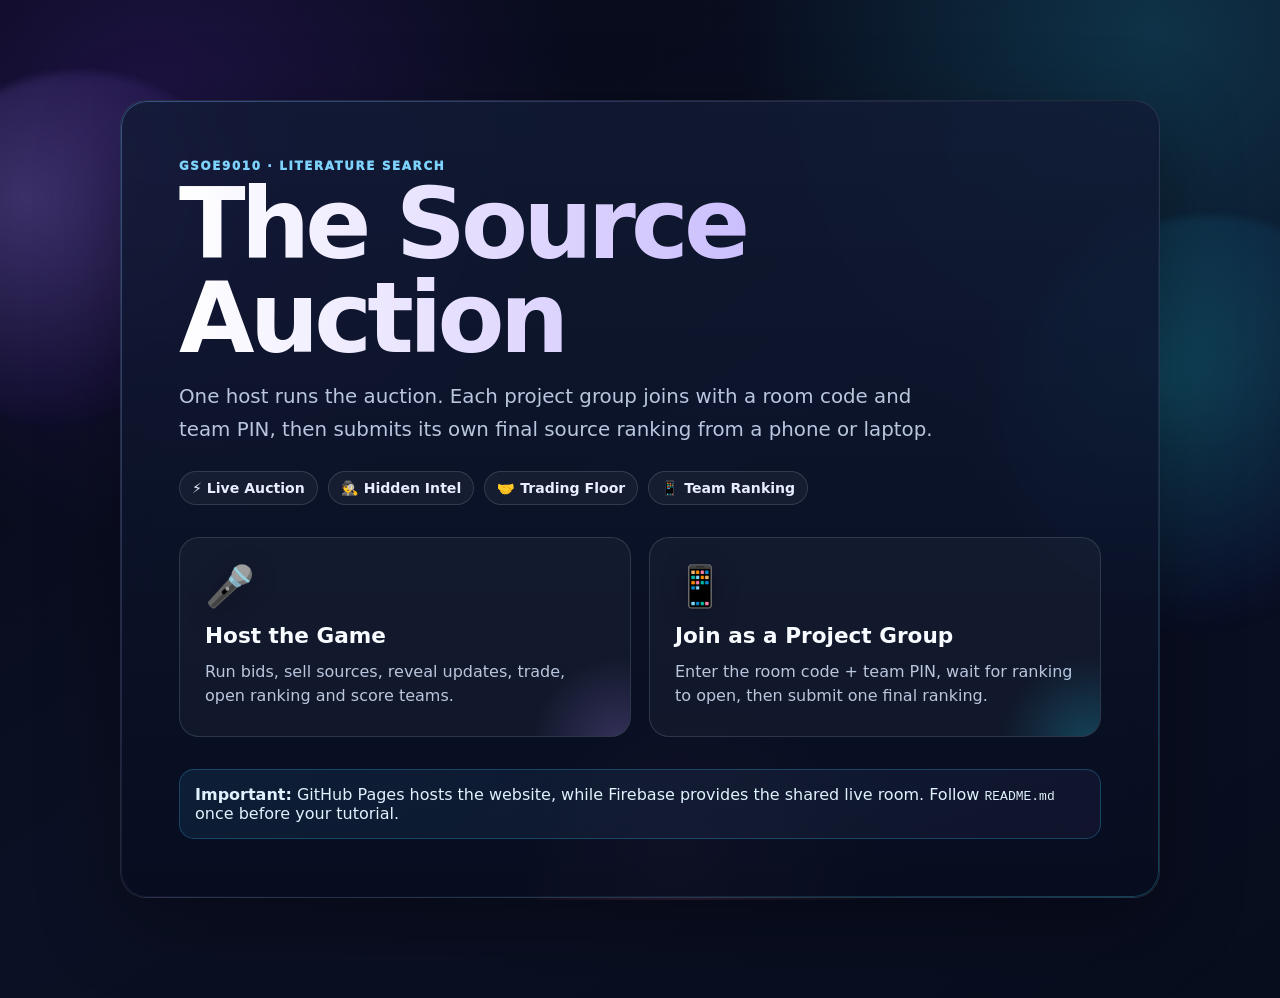
<file: index.html>
<!DOCTYPE html>
<html lang="en">
<head>
  <meta charset="UTF-8" />
  <meta name="viewport" content="width=device-width, initial-scale=1.0" />
  <title>The Source Auction</title>
  <link rel="stylesheet" href="styles.css" />
</head>
<body>
  <div class="ambient-bg" aria-hidden="true">
    <span class="orb orb-1"></span>
    <span class="orb orb-2"></span>
    <span class="orb orb-3"></span>
    <span class="grid-glow"></span>
  </div>
  <main class="landing">
    <section class="hero-card">
      <p class="eyebrow">GSOE9010 · Literature Search</p>
      <h1>The Source Auction</h1>
      <p class="hero-copy">
        One host runs the auction. Each project group joins with a room code and team PIN,
        then submits its own final source ranking from a phone or laptop.
      </p>

      <div class="feature-chips" aria-label="Game features">
        <span>⚡ Live Auction</span>
        <span>🕵️ Hidden Intel</span>
        <span>🤝 Trading Floor</span>
        <span>📱 Team Ranking</span>
      </div>

      <div class="role-grid">
        <a class="role-card host-role" href="host.html">
          <span class="role-icon">🎤</span>
          <strong>Host the Game</strong>
          <span>Run bids, sell sources, reveal updates, trade, open ranking and score teams.</span>
        </a>
        <a class="role-card team-role" href="team.html">
          <span class="role-icon">📱</span>
          <strong>Join as a Project Group</strong>
          <span>Enter the room code + team PIN, wait for ranking to open, then submit one final ranking.</span>
        </a>
      </div>

      <div class="info-box">
        <strong>Important:</strong> GitHub Pages hosts the website, while Firebase provides the shared live room.
        Follow <code>README.md</code> once before your tutorial.
      </div>
    </section>
  </main>
</body>
</html>
</file>
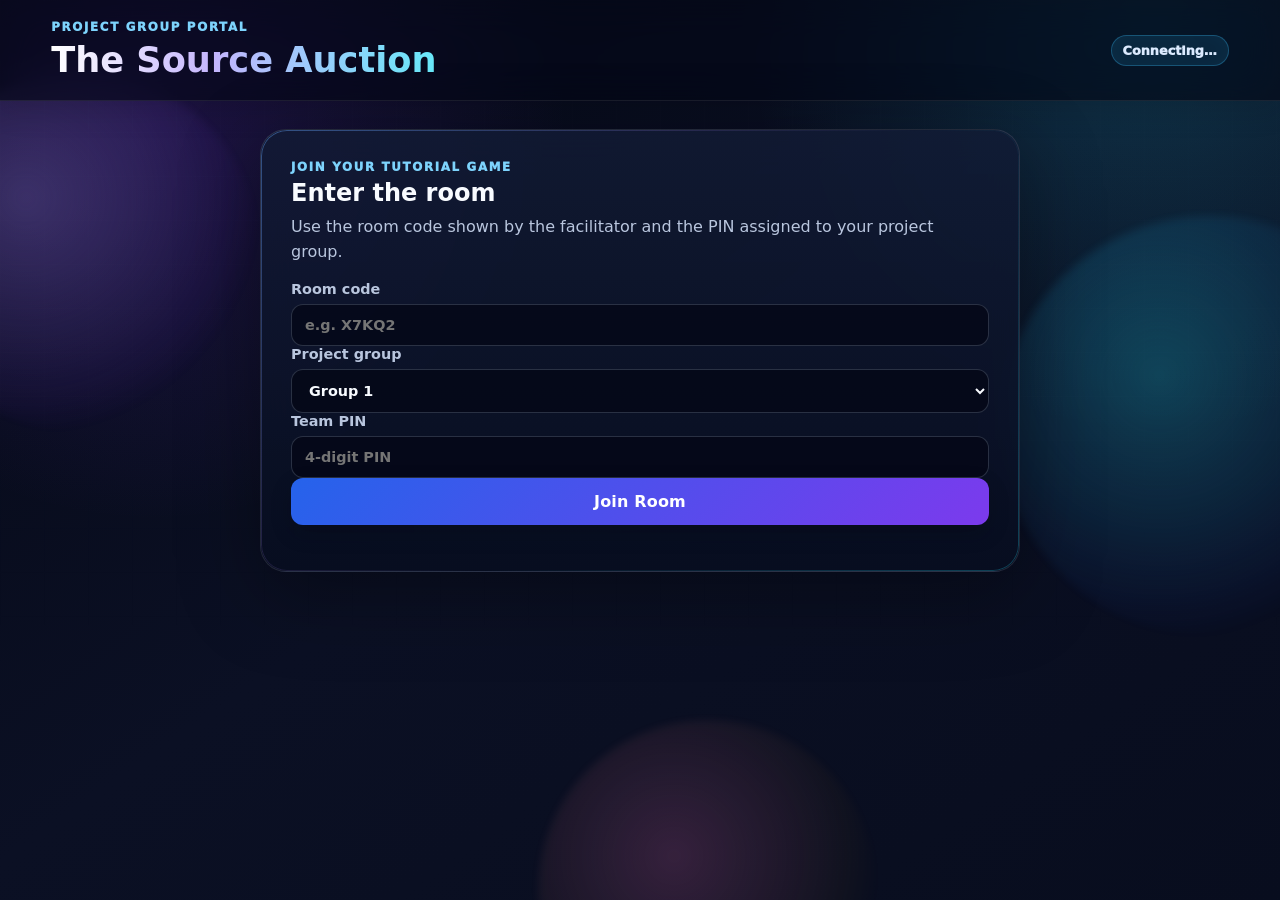
<file: team.html>
<!DOCTYPE html>
<html lang="en">
<head>
  <meta charset="UTF-8" />
  <meta name="viewport" content="width=device-width, initial-scale=1.0" />
  <title>Team · The Source Auction</title>
  <link rel="stylesheet" href="styles.css" />
</head>
<body>
  <div class="ambient-bg" aria-hidden="true">
    <span class="orb orb-1"></span>
    <span class="orb orb-2"></span>
    <span class="orb orb-3"></span>
    <span class="grid-glow"></span>
  </div>
  <header class="topbar compact-topbar">
    <div>
      <p class="eyebrow">Project Group Portal</p>
      <h1>The Source Auction</h1>
    </div>
    <span id="teamConnectionBadge" class="pill">Connecting…</span>
  </header>

  <main class="team-shell">
    <section id="joinPanel" class="panel mobile-panel">
      <p class="kicker">Join your tutorial game</p>
      <h2>Enter the room</h2>
      <p class="muted">Use the room code shown by the facilitator and the PIN assigned to your project group.</p>

      <label>Room code
        <input id="joinRoomCode" maxlength="6" autocomplete="off" placeholder="e.g. X7KQ2" />
      </label>
      <label>Project group
        <select id="joinTeamId">
          <option value="1">Group 1</option>
          <option value="2">Group 2</option>
          <option value="3">Group 3</option>
          <option value="4">Group 4</option>
          <option value="5">Group 5</option>
          <option value="6">Group 6</option>
        </select>
      </label>
      <label>Team PIN
        <input id="joinPin" type="password" inputmode="numeric" maxlength="4" placeholder="4-digit PIN" />
      </label>

      <button id="joinRoomBtn" class="btn btn-primary btn-large full">Join Room</button>
      <p id="joinMessage" class="status-text"></p>
    </section>

    <section id="teamRoom" class="hidden">
      <section class="panel mobile-panel team-header-card">
        <div>
          <p class="kicker">Connected</p>
          <h2 id="joinedTeamName">Project Group</h2>
          <p>Room <strong id="joinedRoomCode">—</strong></p>
        </div>
        <button id="leaveRoomBtn" class="btn btn-secondary">Leave</button>
      </section>

      <section id="waitingPanel" class="panel mobile-panel">
        <div class="waiting-icon waiting-pulse">⏳</div>
        <h2 id="waitingTitle">Auction in progress</h2>
        <p id="waitingText" class="muted">
          Your facilitator is running the auction. Keep this page open. Your ranking screen will appear automatically when ranking opens.
        </p>
        <div id="teamPortfolio" class="portfolio-box"></div>
      </section>

      <section id="rankingPanel" class="panel mobile-panel hidden">
        <p class="kicker">Final group decision</p>
        <h2>Rank the six sources</h2>
        <p class="muted">
          Put the strongest source at the top and the weakest at the bottom.
          Use the arrows to move each source. One person should submit on behalf of the whole project group.
        </p>

        <div id="rankingList" class="ranking-list"></div>

        <button id="submitRankingBtn" class="btn btn-success btn-large full">Submit Final Ranking</button>
        <p id="rankingMessage" class="status-text"></p>
      </section>

      <section id="submittedPanel" class="panel mobile-panel hidden">
        <div class="success-icon success-pop">✅</div>
        <h2>Ranking submitted</h2>
        <p>Your group’s final ranking has been sent to the facilitator.</p>
        <div id="submittedOrder" class="submitted-order"></div>
        <p class="muted">Your ranking is locked for this room.</p>
      </section>

      <section id="closedPanel" class="panel mobile-panel hidden">
        <div class="waiting-icon">🏁</div>
        <h2>Ranking closed</h2>
        <p class="muted">The facilitator has closed submissions and is calculating the final scores.</p>
      </section>
    </section>
  </main>

  <div id="teamToast" class="toast" role="status" aria-live="polite"></div>

  <script type="module" src="team.js"></script>
</body>
</html>
</file>
<file: styles.css>
:root {
  --bg-0: #050816;
  --bg-1: #0b1024;
  --panel: rgba(15, 23, 42, .76);
  --panel-solid: #111a31;
  --panel-2: rgba(26, 35, 62, .72);
  --text: #f8fbff;
  --muted: #b9c6de;
  --line: rgba(148, 163, 184, .22);
  --primary: #5b7cff;
  --primary-2: #7c3aed;
  --success: #10b981;
  --warning: #f59e0b;
  --danger: #ef4444;
  --cyan: #22d3ee;
  --purple: #a78bfa;
  --pink: #f472b6;
  --yellow: #facc15;
  --green: #34d399;
  --blue: #60a5fa;
  --shadow: 0 22px 80px rgba(0,0,0,.34);
  --shadow-soft: 0 12px 38px rgba(0,0,0,.22);
}

* { box-sizing: border-box; }
html { color-scheme: dark; scroll-behavior: smooth; }
body {
  margin: 0;
  min-height: 100vh;
  overflow-x: hidden;
  font-family: Inter, ui-sans-serif, system-ui, -apple-system, BlinkMacSystemFont, "Segoe UI", sans-serif;
  color: var(--text);
  background:
    radial-gradient(circle at 12% 12%, rgba(124,58,237,.20), transparent 30%),
    radial-gradient(circle at 90% 3%, rgba(34,211,238,.18), transparent 28%),
    linear-gradient(145deg, var(--bg-0), var(--bg-1) 48%, #080d1e);
}
button,input,select { font: inherit; }
button { cursor: pointer; }
a { color: inherit; text-decoration: none; }

.ambient-bg {
  position: fixed;
  inset: 0;
  z-index: -2;
  overflow: hidden;
  pointer-events: none;
}
.orb {
  position: absolute;
  border-radius: 999px;
  filter: blur(4px);
  opacity: .28;
  animation: orbFloat 12s ease-in-out infinite alternate;
}
.orb-1 {
  width: 360px; height: 360px;
  left: -100px; top: 8%;
  background: radial-gradient(circle at 35% 35%, rgba(167,139,250,.95), rgba(124,58,237,.20) 62%, transparent 72%);
}
.orb-2 {
  width: 420px; height: 420px;
  right: -140px; top: 24%;
  background: radial-gradient(circle at 38% 38%, rgba(34,211,238,.90), rgba(37,99,235,.18) 62%, transparent 73%);
  animation-delay: -4s;
}
.orb-3 {
  width: 340px; height: 340px;
  left: 42%; bottom: -160px;
  background: radial-gradient(circle at 40% 40%, rgba(244,114,182,.68), rgba(245,158,11,.11) 62%, transparent 73%);
  animation-delay: -8s;
}
.grid-glow {
  position: absolute;
  inset: 0;
  opacity: .12;
  background-image:
    linear-gradient(rgba(148,163,184,.16) 1px, transparent 1px),
    linear-gradient(90deg, rgba(148,163,184,.16) 1px, transparent 1px);
  background-size: 44px 44px;
  mask-image: linear-gradient(to bottom, rgba(0,0,0,.8), transparent 90%);
}
@keyframes orbFloat {
  0% { transform: translate3d(0,0,0) scale(1); }
  100% { transform: translate3d(48px,-36px,0) scale(1.12); }
}

.topbar {
  padding: 20px clamp(16px,4vw,52px);
  display: flex;
  justify-content: space-between;
  gap: 18px;
  align-items: center;
  border-bottom: 1px solid rgba(255,255,255,.08);
  background: rgba(5,8,22,.67);
  position: sticky;
  top: 0;
  z-index: 20;
  backdrop-filter: blur(18px) saturate(1.25);
  box-shadow: 0 8px 30px rgba(0,0,0,.12);
}
.compact-topbar { position: static; }
.topbar h1 {
  margin: 0;
  font-size: clamp(1.5rem,3vw,2.2rem);
  background: linear-gradient(90deg, #ffffff, #c4b5fd 42%, #67e8f9);
  -webkit-background-clip: text;
  background-clip: text;
  color: transparent;
}
.eyebrow,.kicker {
  margin: 0 0 5px;
  color: #7dd3fc;
  text-transform: uppercase;
  font-weight: 950;
  letter-spacing: .14em;
  font-size: .74rem;
}
h1,h2,h3,p { margin-top: 0; }
h2 { margin-bottom: 8px; }
h3 { margin-bottom: 10px; }

.landing {
  width: min(1040px,94%);
  margin: 0 auto;
  padding: clamp(38px,8vw,100px) 0;
}
.hero-card,.panel {
  position: relative;
  background:
    linear-gradient(180deg, rgba(18,27,52,.84), rgba(7,13,31,.86));
  border: 1px solid rgba(255,255,255,.11);
  border-radius: 26px;
  box-shadow: var(--shadow);
  backdrop-filter: blur(18px) saturate(1.16);
}
.hero-card::before,.panel::before {
  content: "";
  position: absolute;
  inset: 0;
  border-radius: inherit;
  padding: 1px;
  background: linear-gradient(135deg, rgba(96,165,250,.42), rgba(167,139,250,.17) 34%, transparent 55%, rgba(34,211,238,.28));
  -webkit-mask: linear-gradient(#000 0 0) content-box, linear-gradient(#000 0 0);
  -webkit-mask-composite: xor;
  mask-composite: exclude;
  pointer-events: none;
}
.hero-card {
  padding: clamp(26px,6vw,58px);
  animation: riseIn .7s cubic-bezier(.2,.8,.2,1) both;
}
.hero-card h1 {
  font-size: clamp(2.7rem,8vw,6.1rem);
  line-height: .96;
  letter-spacing: -.05em;
  margin-bottom: 16px;
  background: linear-gradient(90deg, #ffffff 0%, #c4b5fd 32%, #67e8f9 62%, #fde68a 100%);
  background-size: 220% auto;
  -webkit-background-clip: text;
  background-clip: text;
  color: transparent;
  animation: gradientShift 7s linear infinite;
}
.hero-copy {
  font-size: clamp(1rem,2vw,1.24rem);
  line-height: 1.65;
  color: var(--muted);
  max-width: 790px;
}
.feature-chips {
  display: flex;
  flex-wrap: wrap;
  gap: 10px;
  margin: 24px 0 8px;
}
.feature-chips span {
  border: 1px solid rgba(255,255,255,.13);
  background: rgba(255,255,255,.045);
  border-radius: 999px;
  padding: 8px 12px;
  color: #e8edff;
  font-weight: 800;
  font-size: .88rem;
  animation: chipFloat 4s ease-in-out infinite;
}
.feature-chips span:nth-child(2) { animation-delay: -.7s; }
.feature-chips span:nth-child(3) { animation-delay: -1.4s; }
.feature-chips span:nth-child(4) { animation-delay: -2.1s; }

.role-grid {
  display: grid;
  grid-template-columns: 1fr 1fr;
  gap: 18px;
  margin: 32px 0;
}
.role-card {
  position: relative;
  overflow: hidden;
  border: 1px solid var(--line);
  border-radius: 20px;
  padding: 25px;
  display: grid;
  gap: 10px;
  background: rgba(255,255,255,.035);
  min-height: 200px;
  transition: transform .28s ease, border-color .28s ease, box-shadow .28s ease;
}
.role-card::after {
  content: "";
  position: absolute;
  width: 180px; height: 180px;
  border-radius: 50%;
  right: -80px; bottom: -100px;
  opacity: .24;
  transition: transform .35s ease, opacity .35s ease;
}
.host-role::after { background: radial-gradient(circle, var(--purple), transparent 70%); }
.team-role::after { background: radial-gradient(circle, var(--cyan), transparent 70%); }
.role-card:hover {
  border-color: rgba(125,211,252,.7);
  transform: translateY(-6px) scale(1.01);
  box-shadow: 0 20px 55px rgba(0,0,0,.30);
}
.role-card:hover::after { transform: scale(1.35); opacity: .38; }
.role-card strong { font-size: 1.35rem; }
.role-card span:last-child { color: var(--muted); line-height: 1.5; }
.role-icon {
  font-size: 2.5rem;
  filter: drop-shadow(0 5px 12px rgba(0,0,0,.28));
  animation: iconBob 3.6s ease-in-out infinite;
}

.app-shell { width: min(1450px,96%); margin: 0 auto; padding: 24px 0 64px; }
.team-shell { width: min(760px,94%); margin: 0 auto; padding: 28px 0 64px; }

.panel {
  padding: clamp(18px,3vw,30px);
  margin-bottom: 18px;
  animation: riseIn .45s cubic-bezier(.2,.8,.2,1) both;
}
.subpanel {
  border: 1px solid var(--line);
  background: linear-gradient(180deg, rgba(255,255,255,.038), rgba(255,255,255,.018));
  border-radius: 18px;
  padding: 18px;
  display: grid;
  gap: 13px;
  box-shadow: var(--shadow-soft);
}
.muted,.lead { color: var(--muted); line-height: 1.55; }
.lead { font-size: 1.05rem; }

.section-head,.team-row,.lot-head,.button-row {
  display: flex;
  align-items: center;
  gap: 12px;
}
.section-head { justify-content: space-between; margin-bottom: 18px; }
.team-row,.lot-head { justify-content: space-between; }
.button-row { flex-wrap: wrap; }
.button-row.spread { justify-content: space-between; }

.setup-grid,.team-name-grid,.trade-grid,.intel-grid,.submission-grid,.pin-grid,.metric-grid {
  display: grid;
  gap: 14px;
}
.setup-grid { grid-template-columns: repeat(4,minmax(0,1fr)); }
.team-name-grid { grid-template-columns: repeat(3,minmax(0,1fr)); margin: 16px 0 22px; }
.trade-grid { grid-template-columns: repeat(2,minmax(0,1fr)); }
.intel-grid { grid-template-columns: repeat(3,minmax(0,1fr)); }
.submission-grid { grid-template-columns: repeat(3,minmax(0,1fr)); }
.pin-grid { grid-template-columns: repeat(3,minmax(0,1fr)); }
.metric-grid { grid-template-columns: repeat(2,minmax(0,1fr)); margin: 20px 0; }

label {
  display: grid;
  gap: 7px;
  color: var(--muted);
  font-weight: 780;
  font-size: .9rem;
}
input,select {
  width: 100%;
  border-radius: 12px;
  border: 1px solid rgba(148,163,184,.26);
  background: rgba(5,8,22,.74);
  color: var(--text);
  padding: 12px 13px;
  outline: none;
  transition: border-color .2s ease, box-shadow .2s ease, transform .2s ease;
}
input:focus,select:focus {
  border-color: var(--cyan);
  box-shadow: 0 0 0 4px rgba(34,211,238,.11), 0 0 28px rgba(34,211,238,.08);
  transform: translateY(-1px);
}

.btn {
  position: relative;
  overflow: hidden;
  border: 0;
  border-radius: 12px;
  padding: 11px 15px;
  color: white;
  background: #334155;
  font-weight: 900;
  letter-spacing: .01em;
  box-shadow: 0 8px 22px rgba(0,0,0,.16);
  transition: transform .18s ease, filter .18s ease, box-shadow .18s ease;
}
.btn::after {
  content: "";
  position: absolute;
  inset: 0;
  transform: translateX(-120%);
  background: linear-gradient(100deg, transparent 15%, rgba(255,255,255,.22), transparent 70%);
  transition: transform .45s ease;
  pointer-events: none;
}
.btn:hover:not(:disabled) {
  filter: brightness(1.1);
  transform: translateY(-2px);
  box-shadow: 0 12px 30px rgba(0,0,0,.24);
}
.btn:hover:not(:disabled)::after { transform: translateX(120%); }
.btn:active:not(:disabled) { transform: translateY(0) scale(.985); }
.btn:disabled { opacity: .38; cursor: not-allowed; filter: none; }
.btn-primary { background: linear-gradient(135deg, #2563eb, #7c3aed); }
.btn-secondary { background: linear-gradient(135deg, #334155, #24324a); }
.btn-success { background: linear-gradient(135deg, #059669, #22c55e); }
.btn-warning { background: linear-gradient(135deg, #d97706, #f59e0b); }
.btn-danger { background: linear-gradient(135deg, #b91c1c, #ef4444); }
.btn-large { padding: 14px 18px; font-size: 1rem; }
.full { width: 100%; }

.pill,.source-badge {
  display: inline-flex;
  align-items: center;
  border-radius: 999px;
  padding: 7px 11px;
  font-weight: 950;
  font-size: .8rem;
  border: 1px solid rgba(56,189,248,.30);
  background: rgba(56,189,248,.11);
  color: #dbeafe;
  box-shadow: inset 0 0 20px rgba(56,189,248,.04);
}
.pill.success {
  border-color: rgba(34,197,94,.34);
  background: rgba(34,197,94,.10);
  color: #bbf7d0;
  animation: statusPulse 2.4s ease-in-out infinite;
}
.pill.error {
  border-color: rgba(239,68,68,.34);
  background: rgba(239,68,68,.10);
  color: #fecaca;
}
.pill.sold {
  color: #e2e8f0;
  background: rgba(148,163,184,.12);
  border-color: rgba(148,163,184,.25);
}

.hidden { display: none !important; }

.room-hero {
  display: grid;
  grid-template-columns: .7fr 1.3fr;
  gap: 24px;
  align-items: center;
  overflow: hidden;
}
.room-hero::after {
  content: "";
  position: absolute;
  width: 340px; height: 340px;
  right: -180px; top: -160px;
  border-radius: 50%;
  background: radial-gradient(circle, rgba(34,211,238,.20), transparent 68%);
  pointer-events: none;
}
.room-code-label {
  color: #cbd5e1;
  font-size: .78rem;
  font-weight: 950;
  letter-spacing: .18em;
}
.room-code-wrap {
  display: flex;
  align-items: center;
  gap: 12px;
}
.live-dot {
  width: 14px; height: 14px;
  border-radius: 50%;
  background: #34d399;
  box-shadow: 0 0 0 0 rgba(52,211,153,.55);
  animation: livePulse 1.7s infinite;
}
.room-code {
  font-size: clamp(3rem,8vw,6rem);
  font-weight: 1000;
  letter-spacing: .09em;
  line-height: 1;
  margin: 6px 0 12px;
  background: linear-gradient(90deg, #ffffff, #67e8f9 45%, #c4b5fd 85%);
  -webkit-background-clip: text;
  background-clip: text;
  color: transparent;
  text-shadow: 0 0 42px rgba(34,211,238,.08);
}
.pin-card {
  border: 1px solid rgba(148,163,184,.24);
  border-radius: 16px;
  padding: 14px;
  background: linear-gradient(180deg, rgba(255,255,255,.045), rgba(255,255,255,.018));
  display: grid;
  gap: 5px;
  transition: transform .2s ease, border-color .2s ease;
}
.pin-card:hover { transform: translateY(-3px); border-color: rgba(167,139,250,.52); }
.pin-card span { color: var(--muted); font-size: .84rem; }
.pin-card strong {
  font-size: 1.5rem;
  letter-spacing: .13em;
  color: #ddd6fe;
}

.tabs {
  display: grid;
  grid-template-columns: repeat(5,1fr);
  gap: 9px;
  margin: 18px 0;
}
.tab {
  border: 1px solid var(--line);
  border-radius: 13px;
  padding: 12px 8px;
  background: rgba(17,28,46,.72);
  color: var(--muted);
  font-weight: 900;
  transition: transform .18s ease, background .18s ease, border-color .18s ease;
}
.tab:hover { transform: translateY(-2px); border-color: rgba(125,211,252,.38); }
.tab.active {
  color: white;
  border-color: rgba(34,211,238,.62);
  background: linear-gradient(135deg, rgba(37,99,235,.23), rgba(124,58,237,.18));
  box-shadow: 0 8px 26px rgba(37,99,235,.12);
}
.host-tab-view { display: none; }
.host-tab-view.active { display: block; animation: fadeSlide .35s ease both; }

.two-col { display: grid; grid-template-columns: 1.35fr .75fr; gap: 18px; }
.metric-card {
  position: relative;
  overflow: hidden;
  background: linear-gradient(145deg, rgba(3,8,23,.88), rgba(20,31,55,.68));
  border: 1px solid rgba(148,163,184,.24);
  border-radius: 18px;
  padding: 18px;
}
.metric-card span {
  display: block;
  color: var(--muted);
  text-transform: uppercase;
  font-size: .76rem;
  letter-spacing: .08em;
  margin-bottom: 6px;
}
.metric-card strong { font-size: clamp(1.55rem,3vw,2.45rem); }
.metric-bid strong {
  background: linear-gradient(90deg, #fef3c7, #fde047, #fb7185);
  -webkit-background-clip: text;
  background-clip: text;
  color: transparent;
}
.bid-wave {
  position: absolute;
  inset: auto 0 0 0;
  height: 4px;
  background: linear-gradient(90deg, var(--pink), var(--yellow), var(--cyan), var(--purple), var(--pink));
  background-size: 220% 100%;
  animation: waveMove 2.4s linear infinite;
}

.bid-buttons {
  display: grid;
  grid-template-columns: repeat(3,minmax(0,1fr));
  gap: 10px;
  margin: 15px 0 22px;
}
.bid-team-btn {
  min-height: 76px;
  text-align: left;
  border: 1px solid rgba(148,163,184,.16);
}
.bid-team-btn:nth-child(1) { background: linear-gradient(135deg, rgba(96,165,250,.25), rgba(51,65,85,.95)); }
.bid-team-btn:nth-child(2) { background: linear-gradient(135deg, rgba(167,139,250,.25), rgba(51,65,85,.95)); }
.bid-team-btn:nth-child(3) { background: linear-gradient(135deg, rgba(244,114,182,.22), rgba(51,65,85,.95)); }
.bid-team-btn:nth-child(4) { background: linear-gradient(135deg, rgba(52,211,153,.22), rgba(51,65,85,.95)); }
.bid-team-btn:nth-child(5) { background: linear-gradient(135deg, rgba(250,204,21,.18), rgba(51,65,85,.95)); }
.bid-team-btn:nth-child(6) { background: linear-gradient(135deg, rgba(34,211,238,.20), rgba(51,65,85,.95)); }
.bid-team-btn span {
  display: block;
  font-size: .78rem;
  color: #d1d9e8;
  margin-top: 5px;
}

.team-cards { display: grid; gap: 10px; }
.cards-3 { grid-template-columns: repeat(3,minmax(0,1fr)); }
.team-card,.submission-card,.intel-card {
  position: relative;
  overflow: hidden;
  border: 1px solid var(--line);
  border-radius: 16px;
  padding: 15px;
  background: linear-gradient(180deg, rgba(255,255,255,.04), rgba(255,255,255,.018));
  transition: transform .2s ease, border-color .2s ease, box-shadow .2s ease;
}
.team-card:hover,.submission-card:hover,.intel-card:hover {
  transform: translateY(-3px);
  border-color: rgba(125,211,252,.40);
  box-shadow: 0 12px 30px rgba(0,0,0,.18);
}
.cash { color: #86efac; font-weight: 950; }

.intel-card::before,.rank-item::before {
  content: "";
  position: absolute;
  inset: 0 auto 0 0;
  width: 5px;
  background: #64748b;
}
.source-A::before { background: linear-gradient(#60a5fa,#22d3ee); }
.source-B::before { background: linear-gradient(#34d399,#22c55e); }
.source-C::before { background: linear-gradient(#a78bfa,#7c3aed); }
.source-D::before { background: linear-gradient(#f59e0b,#fb7185); }
.source-E::before { background: linear-gradient(#22d3ee,#60a5fa); }
.source-F::before { background: linear-gradient(#fb7185,#ef4444); }

.intel-card.revealed {
  border-color: rgba(56,189,248,.38);
  animation: revealCard .48s cubic-bezier(.2,.8,.2,1) both;
}
.intel-card ul { padding-left: 18px; color: var(--muted); line-height: 1.5; }

.submission-card {
  min-height: 126px;
  display: grid;
  gap: 9px;
}
.submission-card.submitted {
  border-color: rgba(34,197,94,.45);
  background: linear-gradient(160deg, rgba(34,197,94,.10), rgba(59,130,246,.04));
  animation: submittedPulse .8s ease both;
}
.submission-order {
  font-weight: 950;
  color: #bfdbfe;
  letter-spacing: .04em;
}

.info-box,.score-rule,.suggested-ranking,.portfolio-box {
  border: 1px solid rgba(56,189,248,.27);
  background: linear-gradient(135deg, rgba(56,189,248,.09), rgba(167,139,250,.055));
  border-radius: 15px;
  padding: 15px;
  color: #e0f2fe;
}
.suggested-block { margin-top: 20px; }
.suggested-ranking { margin-top: 10px; }
.winner-banner {
  border: 1px solid rgba(34,197,94,.34);
  background:
    radial-gradient(circle at 50% -20%, rgba(250,204,21,.16), transparent 52%),
    linear-gradient(135deg, rgba(34,197,94,.11), rgba(56,189,248,.10), rgba(167,139,250,.09));
  border-radius: 18px;
  padding: 22px;
  text-align: center;
  font-size: clamp(1.2rem,2.5vw,1.75rem);
  font-weight: 950;
  margin: 18px 0;
  box-shadow: inset 0 0 35px rgba(255,255,255,.02);
}
.table-scroll { overflow-x: auto; border-radius: 16px; }
.results-table { width: 100%; border-collapse: collapse; min-width: 860px; background: rgba(5,8,22,.35); }
.results-table th,.results-table td { padding: 12px 10px; border-bottom: 1px solid var(--line); text-align: left; }
.results-table th { color: #bfdbfe; text-transform: uppercase; font-size: .75rem; letter-spacing: .05em; }
.results-table tbody tr { transition: background .18s ease; }
.results-table tbody tr:hover { background: rgba(56,189,248,.045); }

.mobile-panel { margin-bottom: 14px; }
.team-header-card { display: flex; justify-content: space-between; align-items: center; gap: 14px; }
.waiting-icon,.success-icon { font-size: 3.3rem; }
.waiting-pulse { animation: iconPulse 1.8s ease-in-out infinite; }
.success-pop { animation: successPop .65s cubic-bezier(.2,1.4,.4,1) both; }

.ranking-list {
  display: grid;
  gap: 12px;
  margin: 20px 0;
}
.rank-item {
  position: relative;
  overflow: hidden;
  border: 1px solid var(--line);
  background: linear-gradient(145deg, rgba(255,255,255,.045), rgba(255,255,255,.018));
  border-radius: 17px;
  padding: 14px 13px 14px 17px;
  display: grid;
  grid-template-columns: 42px minmax(0,1fr) 48px;
  gap: 12px;
  align-items: start;
  transition: transform .2s ease, border-color .2s ease, box-shadow .2s ease;
}
.rank-item:hover {
  transform: translateY(-2px);
  border-color: rgba(125,211,252,.42);
  box-shadow: 0 10px 28px rgba(0,0,0,.17);
}
.rank-position {
  width: 40px; height: 40px; border-radius: 50%;
  display: grid; place-items: center;
  font-weight: 1000;
  background: linear-gradient(135deg, rgba(96,165,250,.22), rgba(167,139,250,.22));
  border: 1px solid rgba(125,211,252,.30);
  box-shadow: inset 0 0 18px rgba(255,255,255,.03);
}
.rank-copy h3 { margin: 8px 0; font-size: 1rem; }
.rank-copy ul { margin: 0; padding-left: 18px; color: var(--muted); font-size: .88rem; line-height: 1.45; }
.rank-controls { display: grid; gap: 7px; }
.arrow-btn {
  width: 44px;
  min-height: 42px;
  padding: 7px;
  font-size: 1.2rem;
  background: linear-gradient(145deg, #334155, #1e293b);
}
.submitted-order {
  font-size: clamp(1.35rem,5vw,2rem);
  font-weight: 1000;
  color: #bbf7d0;
  margin: 14px 0;
}
.status-text { color: #fda4af; margin-top: 10px; }

.toast {
  position: fixed;
  right: 20px;
  bottom: 20px;
  max-width: min(420px,calc(100% - 40px));
  padding: 14px 16px;
  border: 1px solid rgba(125,211,252,.28);
  background: rgba(2,6,23,.90);
  color: white;
  border-radius: 14px;
  box-shadow: 0 18px 52px rgba(0,0,0,.34);
  opacity: 0;
  transform: translateY(12px) scale(.98);
  pointer-events: none;
  transition: .2s ease;
  z-index: 70;
  backdrop-filter: blur(12px);
}
.toast.show { opacity: 1; transform: translateY(0) scale(1); }

.sold-overlay {
  position: fixed;
  inset: 0;
  display: grid;
  place-items: center;
  background: radial-gradient(circle at center, rgba(34,197,94,.12), rgba(2,6,23,.56));
  opacity: 0;
  pointer-events: none;
  transition: opacity .16s ease;
  z-index: 80;
}
.sold-overlay.show { opacity: 1; }
.sold-stamp {
  border: 8px solid #34d399;
  background: linear-gradient(145deg, rgba(6,78,59,.96), rgba(22,163,74,.90));
  color: #ecfdf5;
  border-radius: 20px;
  padding: 18px 34px;
  font-size: clamp(3rem,12vw,8rem);
  font-weight: 1000;
  letter-spacing: .04em;
  transform: rotate(-7deg) scale(.72);
  animation: stamp .42s cubic-bezier(.15,1.4,.35,1) forwards;
  box-shadow: 0 20px 80px rgba(16,185,129,.22);
  text-shadow: 0 4px 20px rgba(0,0,0,.22);
}

.confetti-layer {
  position: fixed;
  inset: 0;
  z-index: 90;
  pointer-events: none;
  overflow: hidden;
}
.confetti-piece {
  position: absolute;
  top: -20px;
  width: 9px;
  height: 16px;
  border-radius: 2px;
  animation: confettiFall 1.25s cubic-bezier(.15,.75,.3,1) forwards;
}

@keyframes gradientShift { to { background-position: 220% center; } }
@keyframes chipFloat {
  0%,100% { transform: translateY(0); }
  50% { transform: translateY(-4px); }
}
@keyframes iconBob {
  0%,100% { transform: translateY(0) rotate(0deg); }
  50% { transform: translateY(-7px) rotate(-3deg); }
}
@keyframes riseIn {
  from { opacity: 0; transform: translateY(18px) scale(.992); }
  to { opacity: 1; transform: translateY(0) scale(1); }
}
@keyframes fadeSlide {
  from { opacity: 0; transform: translateY(9px); }
  to { opacity: 1; transform: translateY(0); }
}
@keyframes livePulse {
  0% { box-shadow: 0 0 0 0 rgba(52,211,153,.48); }
  70% { box-shadow: 0 0 0 12px rgba(52,211,153,0); }
  100% { box-shadow: 0 0 0 0 rgba(52,211,153,0); }
}
@keyframes statusPulse {
  0%,100% { filter: brightness(1); }
  50% { filter: brightness(1.28); }
}
@keyframes waveMove { to { background-position: 220% center; } }
@keyframes revealCard {
  from { opacity: .35; transform: translateY(10px) scale(.985); }
  to { opacity: 1; transform: translateY(0) scale(1); }
}
@keyframes submittedPulse {
  0% { transform: scale(.97); box-shadow: 0 0 0 rgba(34,197,94,0); }
  55% { transform: scale(1.018); box-shadow: 0 0 38px rgba(34,197,94,.16); }
  100% { transform: scale(1); box-shadow: 0 0 0 rgba(34,197,94,0); }
}
@keyframes iconPulse {
  0%,100% { transform: scale(1) rotate(0deg); filter: drop-shadow(0 0 0 rgba(250,204,21,0)); }
  50% { transform: scale(1.12) rotate(-4deg); filter: drop-shadow(0 0 14px rgba(250,204,21,.28)); }
}
@keyframes successPop {
  0% { transform: scale(.2) rotate(-18deg); opacity: 0; }
  70% { transform: scale(1.18) rotate(4deg); opacity: 1; }
  100% { transform: scale(1) rotate(0); opacity: 1; }
}
@keyframes stamp {
  to { transform: rotate(-7deg) scale(1); }
}
@keyframes confettiFall {
  0% { transform: translate3d(0,-10px,0) rotate(0deg); opacity: 1; }
  100% { transform: translate3d(var(--drift), 105vh, 0) rotate(var(--spin)); opacity: .9; }
}

@media (max-width: 980px) {
  .setup-grid,.intel-grid,.submission-grid,.cards-3 { grid-template-columns: repeat(2,minmax(0,1fr)); }
  .team-name-grid,.pin-grid { grid-template-columns: repeat(2,minmax(0,1fr)); }
  .two-col,.room-hero,.trade-grid { grid-template-columns: 1fr; }
}
@media (max-width: 700px) {
  .topbar { position: static; align-items: flex-start; flex-direction: column; }
  .role-grid,.setup-grid,.team-name-grid,.intel-grid,.submission-grid,.pin-grid,.bid-buttons,.metric-grid,.cards-3 { grid-template-columns: 1fr; }
  .tabs { grid-template-columns: repeat(2,1fr); }
  .section-head { align-items: flex-start; flex-direction: column; }
  .room-code { font-size: 3.4rem; }
  .rank-item { grid-template-columns: 38px minmax(0,1fr) 44px; padding: 12px 10px 12px 16px; }
  .hero-card h1 { font-size: clamp(2.6rem,15vw,4.4rem); }
}
@media (prefers-reduced-motion: reduce) {
  *,*::before,*::after {
    animation-duration: .001ms !important;
    animation-iteration-count: 1 !important;
    scroll-behavior: auto !important;
    transition-duration: .001ms !important;
  }
}
</file>
